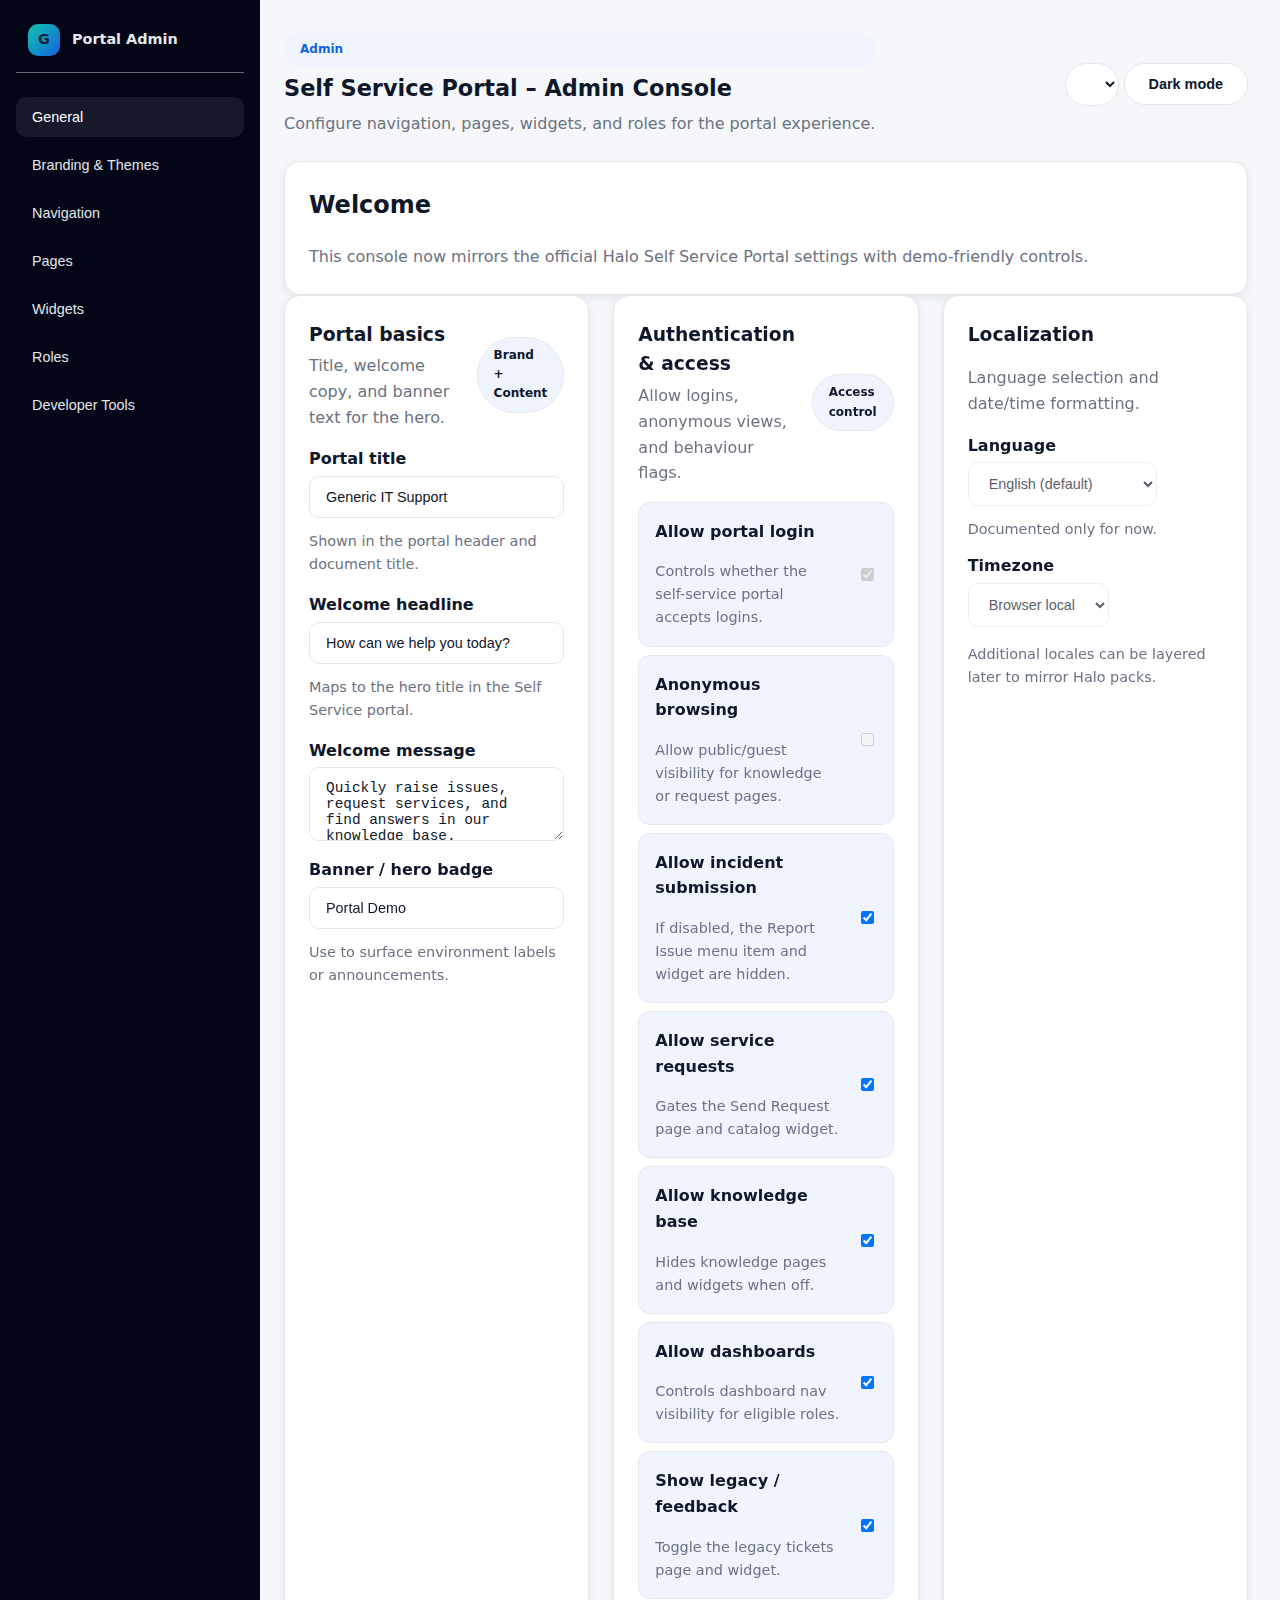
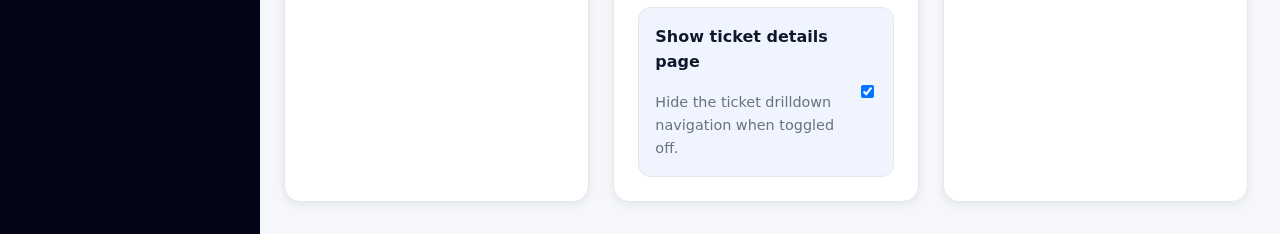
<file: admin/index.html>
<!DOCTYPE html>
<html lang="en" data-theme="light">
<head>
  <meta charset="UTF-8" />
  <title>Halo Portal UX Demo – Admin Console</title>
  <meta name="viewport" content="width=device-width, initial-scale=1" />
  <link rel="icon" href="../assets/favicon.svg" type="image/svg+xml" />
  <link rel="stylesheet" href="../assets/css/base.css" />
</head>
<body class="admin-layout">
  <aside id="admin-sidebar" class="admin-sidebar">
    <div class="admin-sidebar__brand">
      <span class="brand-mark">G</span>
      <span class="brand-name">Portal Admin</span>
    </div>
    <nav class="admin-sidebar__nav">
      <button class="admin-nav-item admin-nav-item--active" data-section="general">General</button>
      <button class="admin-nav-item" data-section="branding">Branding & Themes</button>
      <button class="admin-nav-item" data-section="navigation">Navigation</button>
      <button class="admin-nav-item" data-section="pages">Pages</button>
      <button class="admin-nav-item" data-section="widgets">Widgets</button>
      <button class="admin-nav-item" data-section="roles">Roles</button>
      <button class="admin-nav-item" data-section="devtools">Developer Tools</button>
    </nav>
  </aside>
  <div id="admin-backdrop" class="admin-backdrop" aria-hidden="true"></div>

  <div class="admin-main">
    <header class="admin-main__header">
      <div class="stack" style="gap: 0.25rem;">
        <span class="badge">Admin</span>
        <h1>Self Service Portal – Admin Console</h1>
        <p class="muted" style="margin: 0;">Configure navigation, pages, widgets, and roles for the portal experience.</p>
      </div>
      <div class="admin-main__actions">
        <button
          id="sidebar-toggle"
          class="icon-button sidebar-toggle"
          aria-controls="admin-sidebar"
          aria-expanded="false"
        >
          Menu
        </button>
        <select id="admin-role-select" class="role-select" aria-label="Preview portal as role"></select>
        <button id="admin-theme-toggle" data-role="theme-toggle" class="btn btn-secondary">Dark mode</button>
      </div>
    </header>

    <section id="admin-section-general" class="admin-section admin-section--active stack">
      <div class="card">
        <h2 style="margin-top: 0;">Welcome</h2>
        <p class="muted">This console now mirrors the official Halo Self Service Portal settings with demo-friendly controls.</p>
      </div>
      <div class="admin-panels">
        <div class="card stack">
          <div class="section-header">
            <div class="stack" style="gap: 4px;">
              <h3 style="margin: 0;">Portal basics</h3>
              <p class="muted" style="margin: 0;">Title, welcome copy, and banner text for the hero.</p>
            </div>
            <span class="pill">Brand + Content</span>
          </div>
          <label class="stack" style="gap: 0.25rem;">
            <span class="list-row__title">Portal title</span>
            <input id="portal-title-input" type="text" class="text-input" placeholder="Generic IT Support" />
            <span class="helper-text">Shown in the portal header and document title.</span>
          </label>
          <label class="stack" style="gap: 0.25rem;">
            <span class="list-row__title">Welcome headline</span>
            <input id="portal-headline-input" type="text" class="text-input" placeholder="How can we help you today?" />
            <span class="helper-text">Maps to the hero title in the Self Service portal.</span>
          </label>
          <label class="stack" style="gap: 0.25rem;">
            <span class="list-row__title">Welcome message</span>
            <textarea id="portal-message-input" class="text-input" rows="3" placeholder="Quickly raise issues, request services, and find answers."></textarea>
          </label>
          <label class="stack" style="gap: 0.25rem;">
            <span class="list-row__title">Banner / hero badge</span>
            <input id="portal-banner-input" type="text" class="text-input" placeholder="Portal Demo" />
            <span class="helper-text">Use to surface environment labels or announcements.</span>
          </label>
        </div>
        <div class="card stack">
          <div class="section-header">
            <div class="stack" style="gap: 4px;">
              <h3 style="margin: 0;">Authentication & access</h3>
              <p class="muted" style="margin: 0;">Allow logins, anonymous views, and behaviour flags.</p>
            </div>
            <span class="pill">Access control</span>
          </div>
          <div id="auth-settings" class="stack" style="gap: 0.5rem;"></div>
        </div>
        <div class="card stack">
          <h3 style="margin: 0;">Localization</h3>
          <p class="muted" style="margin: 0;">Language selection and date/time formatting.</p>
          <div class="inline" style="flex-wrap: wrap; gap: 0.75rem;">
            <label class="stack" style="gap: 0.25rem;">
              <span class="list-row__title">Language</span>
              <select class="text-input" disabled>
                <option>English (default)</option>
              </select>
              <span class="helper-text">Documented only for now.</span>
            </label>
            <label class="stack" style="gap: 0.25rem;">
              <span class="list-row__title">Timezone</span>
              <select class="text-input" disabled>
                <option>Browser local</option>
              </select>
            </label>
          </div>
          <p class="helper-text">Additional locales can be layered later to mirror Halo packs.</p>
        </div>
      </div>
    </section>

    <section id="admin-section-branding" class="admin-section stack">
      <div class="card stack">
        <div class="section-header">
          <div class="stack" style="gap: 4px;">
            <h2 style="margin: 0;">Branding & Themes</h2>
            <p class="muted" style="margin: 0;">Manage logos, brand colours, and favicons.</p>
          </div>
          <span class="pill">Identity</span>
        </div>
        <div class="inline" style="flex-wrap: wrap; gap: 0.75rem;">
          <label class="stack" style="gap: 0.25rem;">
            <span class="list-row__title">Logo initials</span>
            <input id="logo-text-input" type="text" class="text-input" placeholder="G" />
            <span class="helper-text">Fallback mark when no image is provided.</span>
          </label>
          <label class="stack" style="gap: 0.25rem;">
            <span class="list-row__title">Logo image URL</span>
            <input id="logo-url-input" type="text" class="text-input" placeholder="https://example.com/logo.svg" />
            <span class="helper-text">Optional; uses initials if empty.</span>
          </label>
        </div>
        <div class="stack" style="gap: 0.75rem;">
          <div class="list-row__title">Brand colours</div>
          <div class="inline" style="gap: 1rem; flex-wrap: wrap;">
            <label class="stack" style="gap: 0.25rem;">
              <span class="muted">Primary</span>
              <input id="primary-color-input" type="color" class="color-input" />
            </label>
            <label class="stack" style="gap: 0.25rem;">
              <span class="muted">Accent</span>
              <input id="accent-color-input" type="color" class="color-input" />
            </label>
            <label class="stack" style="gap: 0.25rem;">
              <span class="muted">Header</span>
              <input id="header-color-input" type="color" class="color-input" />
            </label>
          </div>
          <p class="helper-text">These map to Halo's brand colour, accent, and header background settings.</p>
        </div>
        <div class="stack" style="gap: 0.5rem;">
          <div class="list-row__title">Assets</div>
          <p class="helper-text" style="margin: 0;">Favicon and custom CSS/JS are documented placeholders for now.</p>
          <div class="pill pill--ghost">Favicon upload (documented)</div>
          <div class="pill pill--ghost">Custom CSS / JS (documented)</div>
        </div>
      </div>
    </section>

    <section id="admin-section-navigation" class="admin-section stack">
      <div class="card stack">
        <div class="section-header">
          <div class="stack" style="gap: 4px;">
            <h2 style="margin: 0;">Navigation</h2>
            <p class="muted" style="margin: 0;">Control portal menus, ordering, and visibility.</p>
          </div>
          <span class="pill">Phase 4 – navigation manager</span>
        </div>
        <div id="nav-manager-list" class="list-stack"></div>
        <p class="helper-text">Use the arrows to reprioritize navigation without drag-and-drop.</p>
      </div>
      <div class="card stack">
        <div class="section-header">
          <div class="stack" style="gap: 4px;">
            <h3 style="margin: 0;">Menu buttons & behaviour</h3>
            <p class="muted" style="margin: 0;">Toggle built-in menu items and add custom buttons.</p>
          </div>
          <span class="pill">Visibility + order</span>
        </div>
        <div id="nav-toggle-panel" class="list-stack"></div>
        <div class="divider"></div>
        <div id="custom-nav-panel" class="stack" style="gap: 0.5rem;"></div>
      </div>
      <div class="card stack">
        <h3 style="margin: 0;">Visibility presets</h3>
        <p class="muted" style="margin: 0;">Future phases will let you scope items by role or audience.</p>
        <div class="inline" style="flex-wrap: wrap; gap: 0.5rem;">
          <span class="pill">All roles</span>
          <span class="pill">Signed-in</span>
          <span class="pill">IT / Managers</span>
          <span class="pill">Targeted hubs</span>
        </div>
      </div>
    </section>

    <section id="admin-section-pages" class="admin-section stack">
      <div class="card stack">
        <div class="section-header">
          <div class="stack" style="gap: 4px;">
            <h2 style="margin: 0;">Pages & Layouts</h2>
            <p class="muted" style="margin: 0;">Browse portal pages, add new ones, and open their layouts.</p>
          </div>
          <button id="add-page-btn" class="btn btn-primary">Add custom page</button>
        </div>
        <div id="page-list" class="list-stack"></div>
      </div>

      <div class="card stack">
        <div class="section-header">
          <div class="stack" style="gap: 4px;">
            <h3 style="margin: 0;">Page layout editor</h3>
            <p class="muted" style="margin: 0;">Add or remove widgets inside rows and columns.</p>
          </div>
          <select id="layout-page-select" aria-label="Choose page to edit"></select>
        </div>
        <div id="layout-summary" class="stack" style="gap: 0.5rem;"></div>
        <div id="layout-toolbar" class="stack"></div>
        <div class="layout-editor-grid">
          <div id="layout-canvas" class="stack" style="gap: var(--space-8);"></div>
          <aside id="layout-inspector" class="card stack" style="gap: 0.75rem;"></aside>
        </div>
      </div>
    </section>

    <section id="admin-section-widgets" class="admin-section stack">
      <div class="card stack">
        <div class="section-header">
          <div class="stack" style="gap: 4px;">
            <h2 style="margin: 0;">Widgets</h2>
            <p class="muted" style="margin: 0;">Browse the widget library and configure role visibility.</p>
          </div>
          <span class="pill">Role-aware controls</span>
        </div>
        <div id="widget-visibility-table" class="list-stack"></div>
        <p class="helper-text">Unchecking a role hides that widget on portal pages for the selected audience.</p>
      </div>

      <div class="card stack">
        <div class="section-header">
          <div class="stack" style="gap: 4px;">
            <h3 style="margin: 0;">DNS Manager</h3>
            <p class="muted" style="margin: 0;">Configure provider details and who can access DNS management.</p>
          </div>
          <span class="pill">Custom widget</span>
        </div>
        <div id="dns-config" class="stack" style="gap: 0.75rem;"></div>
      </div>

      <div class="card stack">
        <div class="section-header">
          <div class="stack" style="gap: 4px;">
            <h3 style="margin: 0;">My Tickets overrides</h3>
            <p class="muted" style="margin: 0;">Choose which columns each role sees in the My Tickets widget.</p>
          </div>
          <span class="pill">Role presets</span>
        </div>
        <div id="ticket-role-overrides" class="list-stack"></div>
      </div>
    </section>

    <section id="admin-section-roles" class="admin-section stack">
      <div class="card stack">
        <div class="section-header">
          <div class="stack" style="gap: 4px;">
            <h2 style="margin: 0;">Roles & Visibility</h2>
            <p class="muted" style="margin: 0;">Preview audiences and the experience they receive.</p>
          </div>
          <span class="pill">Preview as role</span>
        </div>
        <div id="role-catalog" class="list-stack"></div>
        <p class="helper-text">Role selection updates navigation, page layouts, and My Tickets configurations across the demo.</p>
      </div>
    </section>

    <section id="admin-section-devtools" class="admin-section stack">
      <div class="card">
        <h2 style="margin-top: 0;">Developer Tools</h2>
        <p class="muted">Custom CSS/JS and SDK hooks for advanced teams.</p>
        <p class="helper-text">Details will be fleshed out in later phases.</p>
      </div>
    </section>
  </div>

  <script src="../assets/js/layouts.js"></script>
  <script src="../assets/js/widgets.js"></script>
  <script src="../assets/js/admin-console.js"></script>
  <script src="../assets/js/app.js"></script>
  <script>
    if (window.initAdmin) {
      window.initAdmin();
    }
  </script>
</body>
</html>
</file>
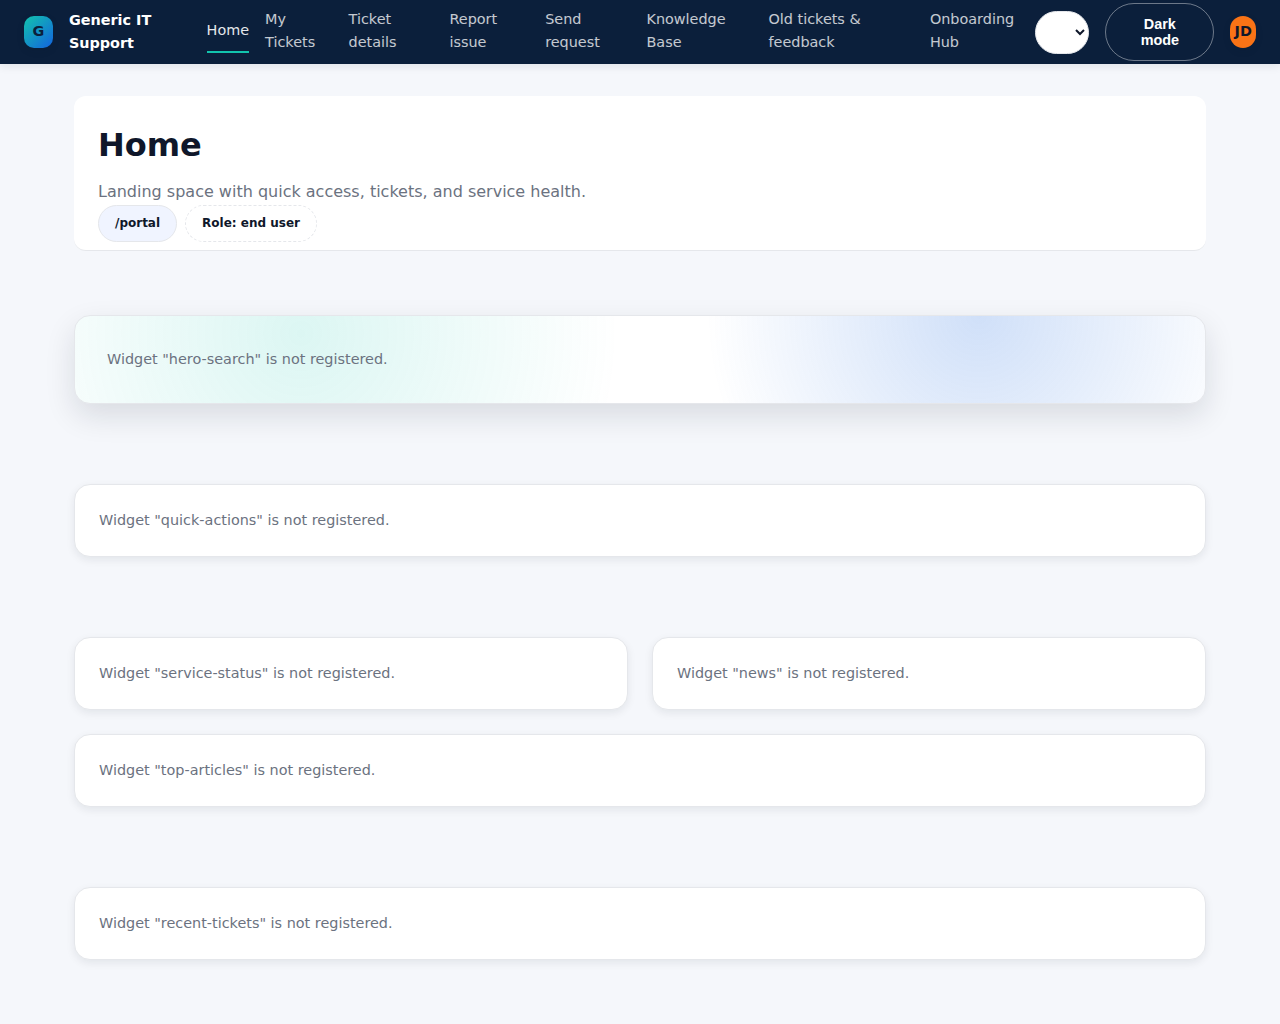
<file: portal/index.html>
<!DOCTYPE html>
<html lang="en" data-theme="light">
<head>
  <meta charset="UTF-8" />
  <title>Halo Portal UX Demo – Customer Portal</title>
  <meta name="viewport" content="width=device-width, initial-scale=1" />
  <link rel="icon" href="../assets/favicon.svg" type="image/svg+xml" />
  <link rel="stylesheet" href="../assets/css/base.css" />
</head>
<body>
  <header class="app-header">
    <div class="app-header__brand">
      <span class="brand-mark">G</span>
      <span class="brand-name">Generic IT Support</span>
    </div>
    <nav id="portal-nav" class="app-header__nav"></nav>
    <div class="app-header__actions">
      <select id="role-select" class="role-select" aria-label="Preview as role"></select>
      <button id="theme-toggle" data-role="theme-toggle" class="btn btn-ghost">Dark mode</button>
      <div class="avatar-pill">
        <span class="avatar-pill__initials">JD</span>
      </div>
    </div>
  </header>

  <main class="app-main">
    <div id="portal-content" class="container stack"></div>
  </main>

  <script src="../assets/js/layouts.js"></script>
  <script src="../assets/js/widgets.js"></script>
  <script src="../assets/js/app.js"></script>
  <script>
    if (window.initPortal) {
      window.initPortal();
    }
  </script>
</body>
</html>
</file>
<file: assets/css/base.css>
/* Base styles for HaloPSA UX demo */

:root {
  /* Colors */
  --color-bg: #f5f7fb;
  --color-surface: #ffffff;
  --color-surface-muted: #f0f4ff;
  --color-border-subtle: #e5e7eb;
  --color-border-contrast: rgba(255, 255, 255, 0.4);
  --color-text-main: #0f172a;
  --color-text-muted: #6b7280;
  --color-header-bg: #0b1f3b;
  --color-header-text: #ffffff;
  --color-header-text-muted: #e5e7eb;
  --color-sidebar-bg: #020617;
  --color-sidebar-text: #e5e7eb;
  --color-sidebar-muted: rgba(148, 163, 184, 0.8);
  --color-primary: #1363df;
  --color-primary-transparent: rgba(19, 99, 223, 0.2);
  --color-accent: #12c4ad;
  --color-warn: #f97316;

  /* Typography */
  --font-body: "Inter", system-ui, -apple-system, BlinkMacSystemFont, "Segoe UI", sans-serif;
  --text-xs: 0.75rem;
  --text-sm: 0.9rem;
  --text-base: 1rem;
  --text-lg: 1.2rem;
  --text-xl: 1.4rem;

  /* Sizing */
  --header-height: 64px;
  --sidebar-width: 260px;
  --container-width: 1180px;

  /* Spacing */
  --space-2: 0.25rem;
  --space-4: 0.5rem;
  --space-6: 0.75rem;
  --space-8: 1rem;
  --space-12: 1.5rem;
  --space-16: 2rem;

  /* Effects */
  --radius-pill: 999px;
  --radius-card: 16px;
  --shadow-soft: 0 12px 30px rgba(15, 23, 42, 0.12);
  --shadow-light: 0 3px 8px rgba(15, 23, 42, 0.08);
}

/* Theme modifiers */
[data-theme="dark"] {
  --color-bg: #0b1220;
  --color-surface: #0f172a;
  --color-surface-muted: #111827;
  --color-border-subtle: #1f2937;
  --color-border-contrast: rgba(255, 255, 255, 0.16);
  --color-text-main: #e5e7eb;
  --color-text-muted: #94a3b8;
  --color-header-bg: #0b1220;
  --color-header-text: #e5e7eb;
  --color-header-text-muted: #cbd5e1;
  --color-sidebar-bg: #0b1220;
  --color-sidebar-text: #e2e8f0;
  --color-sidebar-muted: #94a3b8;
  --shadow-soft: 0 16px 40px rgba(0, 0, 0, 0.35);
  --shadow-light: 0 6px 18px rgba(0, 0, 0, 0.28);
}

:root.theme-transition,
:root.theme-transition * {
  transition: background-color 220ms ease, color 220ms ease, border-color 220ms ease,
    box-shadow 220ms ease;
}

/* Resets */
* {
  box-sizing: border-box;
}

html,
body {
  margin: 0;
  padding: 0;
  font-family: var(--font-body);
  background: var(--color-bg);
  color: var(--color-text-main);
  line-height: 1.6;
}

a {
  color: inherit;
}

img {
  max-width: 100%;
}

/* Layout helpers */
.container {
  max-width: var(--container-width);
  margin: 0 auto;
  padding: 0 var(--space-12);
}

.stack {
  display: flex;
  flex-direction: column;
  gap: var(--space-8);
}

.inline {
  display: flex;
  align-items: center;
  gap: var(--space-6);
}

.page-section {
  padding: var(--space-16) 0;
}

.page-header {
  padding: var(--space-12) var(--space-12) var(--space-4);
  border-bottom: 1px solid var(--color-border-subtle);
  margin-bottom: var(--space-8);
  background: var(--color-surface);
  border-radius: 12px;
}

.page-header__title {
  display: flex;
  flex-direction: column;
  gap: var(--space-4);
}

.muted {
  color: var(--color-text-muted);
}

/* Buttons */
.btn {
  border: none;
  border-radius: var(--radius-pill);
  padding: var(--space-6) var(--space-12);
  font-size: var(--text-sm);
  font-weight: 600;
  cursor: pointer;
  transition: transform 120ms ease, box-shadow 120ms ease, background-color 120ms ease;
}

.btn:hover {
  transform: translateY(-1px);
  box-shadow: var(--shadow-light);
}

.btn-primary {
  background: linear-gradient(135deg, var(--color-primary), #0f46a3);
  color: #ffffff;
}

.btn-secondary {
  background: var(--color-surface);
  border: 1px solid var(--color-border-subtle);
  color: var(--color-text-main);
}

.btn-ghost {
  background: transparent;
  color: inherit;
  border: 1px solid var(--color-border-contrast);
}

.icon-button {
  border: 1px solid var(--color-border-subtle);
  background: var(--color-surface);
  color: var(--color-text-main);
  padding: var(--space-6) var(--space-8);
  border-radius: 12px;
  font-weight: 700;
  cursor: pointer;
  display: inline-flex;
  align-items: center;
  gap: var(--space-4);
  transition: transform 160ms ease, box-shadow 160ms ease, border-color 160ms ease;
}

.icon-button:hover {
  transform: translateY(-1px);
  border-color: var(--color-primary);
  box-shadow: var(--shadow-light);
}

.nav-toggle,
.sidebar-toggle {
  display: none;
}

.role-select {
  border: 1px solid var(--color-border-subtle);
  border-radius: var(--radius-pill);
  padding: var(--space-6) var(--space-8);
  background: var(--color-surface);
  color: var(--color-text-main);
  font-weight: 600;
}

.text-input {
  width: 100%;
  border: 1px solid var(--color-border-subtle);
  border-radius: 10px;
  padding: var(--space-6) var(--space-8);
  background: var(--color-surface);
  color: var(--color-text-main);
  font-size: var(--text-sm);
}

.text-input:focus {
  outline: 2px solid var(--color-primary);
  outline-offset: 1px;
}

.color-input {
  width: 100%;
  min-width: 160px;
  height: 44px;
  padding: 4px;
  border-radius: 10px;
  border: 1px solid var(--color-border-subtle);
  background: var(--color-surface);
}

/* Cards */
.card {
  background: var(--color-surface);
  border-radius: var(--radius-card);
  box-shadow: var(--shadow-light);
  padding: var(--space-12);
  border: 1px solid var(--color-border-subtle);
  transition: transform 180ms ease, box-shadow 180ms ease, border-color 180ms ease;
}

.divider {
  border-top: 1px solid var(--color-border-subtle);
  margin: var(--space-8) 0;
}

.card h3 {
  margin-top: 0;
  margin-bottom: var(--space-6);
}

.card p {
  margin: 0;
}

.card:hover,
.card:focus-within {
  transform: translateY(-2px);
  box-shadow: var(--shadow-soft);
  border-color: rgba(19, 99, 223, 0.15);
}

.card-grid {
  display: grid;
  grid-template-columns: repeat(auto-fit, minmax(240px, 1fr));
  gap: var(--space-12);
}

.badge {
  display: inline-flex;
  align-items: center;
  gap: var(--space-4);
  border-radius: var(--radius-pill);
  padding: var(--space-4) var(--space-8);
  font-size: var(--text-xs);
  background: var(--color-surface-muted);
  color: var(--color-primary);
  font-weight: 600;
}

/* Header (portal) */
.app-header {
  height: var(--header-height);
  display: flex;
  align-items: center;
  justify-content: space-between;
  padding: 0 var(--space-12);
  background: var(--color-header-bg);
  color: var(--color-header-text);
  box-shadow: var(--shadow-light);
}

.app-header__brand,
.app-header__nav,
.app-header__actions {
  display: flex;
  align-items: center;
  gap: var(--space-8);
}

.nav-link {
  color: var(--color-header-text-muted);
  font-size: var(--text-sm);
  text-decoration: none;
  opacity: 0.85;
  padding: var(--space-4) 0;
  border-bottom: 2px solid transparent;
}

.nav-link:hover,
.nav-link:focus {
  opacity: 1;
}

.nav-link--active {
  opacity: 1;
  border-bottom-color: var(--color-accent);
}

.brand-mark {
  width: 32px;
  height: 32px;
  border-radius: 10px;
  background: linear-gradient(135deg, var(--color-accent), var(--color-primary));
  display: inline-flex;
  align-items: center;
  justify-content: center;
  font-weight: 700;
  font-size: var(--text-sm);
  color: var(--color-header-bg);
  box-shadow: var(--shadow-light);
}

.brand-mark--image {
  background: var(--color-surface);
  border: 1px solid var(--color-border-subtle);
  color: transparent;
  box-shadow: none;
}

.brand-name {
  font-weight: 700;
  font-size: var(--text-sm);
}

.avatar-pill {
  width: 32px;
  height: 32px;
  border-radius: var(--radius-pill);
  display: inline-flex;
  align-items: center;
  justify-content: center;
  background: var(--color-warn);
  color: var(--color-text-main);
  font-size: var(--text-sm);
  font-weight: 700;
  box-shadow: var(--shadow-light);
}

/* Portal layout */
.app-main {
  padding: var(--space-16) 0;
}

.portal-row {
  display: flex;
  flex-wrap: wrap;
  gap: var(--space-12);
}

.portal-col {
  display: flex;
  flex-direction: column;
  gap: var(--space-8);
  flex: 1;
  min-width: 260px;
}

.hero {
  background: radial-gradient(circle at 20% 20%, rgba(18, 196, 173, 0.15), transparent 35%),
    radial-gradient(circle at 80% 0%, rgba(19, 99, 223, 0.2), transparent 30%),
    var(--color-surface);
  border-radius: var(--radius-card);
  box-shadow: var(--shadow-soft);
  padding: var(--space-16);
  border: 1px solid var(--color-border-subtle);
}

.hero h1 {
  margin: 0 0 var(--space-6);
  font-size: 2rem;
}

.hero p {
  margin: 0 0 var(--space-12);
  color: var(--color-text-muted);
}

.search-bar {
  display: flex;
  gap: var(--space-6);
  align-items: center;
  background: var(--color-surface);
  border-radius: var(--radius-pill);
  border: 1px solid var(--color-border-subtle);
  padding: var(--space-6) var(--space-8);
  box-shadow: inset 0 1px 0 rgba(255, 255, 255, 0.6);
}

.search-bar input {
  flex: 1;
  border: none;
  outline: none;
  font-size: var(--text-base);
  background: transparent;
}

.quick-actions .card {
  display: flex;
  flex-direction: column;
  gap: var(--space-6);
}

.quick-actions .card .action-title {
  font-weight: 700;
}

/* Widget helpers */
.widget-header {
  display: flex;
  align-items: center;
  justify-content: space-between;
  gap: var(--space-8);
  margin-bottom: var(--space-6);
}

.widget {
  animation: fadeInUp 240ms ease;
}

.simple-list {
  list-style: none;
  padding: 0;
  margin: 0;
  display: flex;
  flex-direction: column;
  gap: var(--space-6);
}

.simple-list__item {
  display: flex;
  align-items: center;
  justify-content: space-between;
  gap: var(--space-8);
  padding: var(--space-6) 0;
  border-bottom: 1px solid var(--color-border-subtle);
}

.simple-list__item:last-child {
  border-bottom: none;
  padding-bottom: 0;
}

.simple-list__title {
  font-weight: 600;
}

.simple-list__meta {
  color: var(--color-text-muted);
  font-size: var(--text-sm);
}

.pill {
  display: inline-flex;
  align-items: center;
  gap: var(--space-4);
  padding: var(--space-4) var(--space-8);
  border-radius: var(--radius-pill);
  border: 1px solid var(--color-border-subtle);
  background: var(--color-surface-muted);
  font-weight: 700;
  font-size: var(--text-xs);
}

.pill--ghost {
  background: transparent;
  border-style: dashed;
}

.pill--active {
  border-color: var(--color-primary);
  color: var(--color-primary);
  background: rgba(19, 99, 223, 0.08);
}

.pill-group {
  display: flex;
  flex-wrap: wrap;
  gap: var(--space-4);
}

.btn-compact {
  padding: var(--space-4) var(--space-8);
  font-size: var(--text-xs);
}

.checkbox {
  display: inline-flex;
  align-items: center;
  gap: var(--space-4);
  font-weight: 600;
}

.checkbox input[type="checkbox"] {
  accent-color: var(--color-primary);
}

.status-pill {
  display: inline-flex;
  align-items: center;
  gap: var(--space-4);
  padding: var(--space-4) var(--space-8);
  border-radius: var(--radius-pill);
  border: 1px solid var(--color-border-subtle);
  background: var(--color-surface-muted);
  font-weight: 700;
  font-size: var(--text-xs);
}

.status-pill__dot {
  width: 8px;
  height: 8px;
  border-radius: 50%;
  background: var(--color-text-muted);
  display: inline-flex;
}

.status-pill--success {
  color: var(--color-accent);
  border-color: rgba(18, 196, 173, 0.35);
}

.status-pill--warn {
  color: var(--color-warn);
  border-color: rgba(249, 115, 22, 0.3);
}

.status-pill--info {
  color: var(--color-primary);
  border-color: rgba(19, 99, 223, 0.3);
}

.status-list {
  display: flex;
  flex-direction: column;
  gap: var(--space-6);
}

.status-row {
  display: flex;
  align-items: center;
  justify-content: space-between;
}

.timeline {
  display: flex;
  flex-direction: column;
  gap: var(--space-6);
}

.timeline__row {
  display: flex;
  gap: var(--space-6);
  align-items: flex-start;
}

.timeline__body {
  display: flex;
  flex-direction: column;
  gap: var(--space-4);
}

.timeline__title {
  font-weight: 700;
}

.ticket-list {
  display: flex;
  flex-direction: column;
  gap: var(--space-6);
}

.ticket-table {
  border: 1px solid var(--color-border-subtle);
  border-radius: 12px;
  overflow: hidden;
  background: var(--color-surface);
}

.ticket-table__row {
  display: grid;
  grid-template-columns: repeat(auto-fit, minmax(120px, 1fr));
  gap: var(--space-6);
  padding: var(--space-6) var(--space-8);
  border-bottom: 1px solid var(--color-border-subtle);
}

.ticket-table__row:last-child {
  border-bottom: none;
}

.ticket-table__row--head {
  background: var(--color-surface-muted);
  font-weight: 700;
}

.ticket-table__cell {
  font-size: var(--text-sm);
}

.ticket-row {
  display: flex;
  align-items: center;
  justify-content: space-between;
  gap: var(--space-8);
  padding: var(--space-8);
  border-radius: var(--radius-card);
  border: 1px solid var(--color-border-subtle);
  background: var(--color-surface);
}

.ticket-row__main {
  display: flex;
  align-items: center;
  gap: var(--space-6);
}

.ticket-row__summary {
  font-weight: 600;
}

.ticket-row__meta {
  display: flex;
  align-items: center;
  gap: var(--space-6);
}

/* Admin layout */
.admin-layout {
  display: flex;
  min-height: 100vh;
  background: var(--color-bg);
}

.admin-sidebar {
  width: var(--sidebar-width);
  background: var(--color-sidebar-bg);
  color: var(--color-sidebar-text);
  padding: var(--space-12) var(--space-8);
  display: flex;
  flex-direction: column;
  gap: var(--space-12);
}

.admin-sidebar__brand {
  display: flex;
  align-items: center;
  gap: var(--space-6);
  padding: 0 var(--space-6) var(--space-8);
  border-bottom: 1px solid var(--color-border-contrast);
  font-weight: 700;
}

.admin-sidebar__nav {
  display: flex;
  flex-direction: column;
  gap: var(--space-4);
}

.admin-nav-item {
  border: none;
  text-align: left;
  padding: var(--space-6) var(--space-8);
  background: transparent;
  color: var(--color-sidebar-text);
  border-radius: 10px;
  font-size: var(--text-sm);
  cursor: pointer;
  transition: background-color 120ms ease, color 120ms ease;
}

.admin-nav-item--active,
.admin-nav-item:hover {
  background: rgba(255, 255, 255, 0.08);
  color: var(--color-header-text);
}

.admin-main {
  flex: 1;
  padding: var(--space-16) var(--space-16) var(--space-16) var(--space-12);
  display: flex;
  flex-direction: column;
  gap: var(--space-12);
}

.admin-backdrop {
  display: none;
}

.admin-main__header {
  display: flex;
  align-items: center;
  justify-content: space-between;
  gap: var(--space-8);
}

.admin-main__header h1 {
  margin: 0;
  font-size: var(--text-xl);
}

.admin-section {
  display: none;
  flex: 1;
}

.admin-section--active {
  display: block;
}

.admin-panels {
  display: grid;
  grid-template-columns: repeat(auto-fit, minmax(260px, 1fr));
  gap: var(--space-12);
}

.helper-text {
  margin-top: var(--space-4);
  color: var(--color-text-muted);
  font-size: var(--text-sm);
}

/* Admin utilities */
.section-header {
  display: flex;
  align-items: center;
  justify-content: space-between;
  gap: var(--space-8);
}

.list-stack {
  display: flex;
  flex-direction: column;
  gap: var(--space-6);
}

.list-row {
  display: flex;
  align-items: center;
  justify-content: space-between;
  gap: var(--space-8);
  padding: var(--space-8);
  border: 1px solid var(--color-border-subtle);
  border-radius: 12px;
  background: var(--color-surface-muted);
}

.list-row__main {
  display: flex;
  flex-direction: column;
  gap: var(--space-4);
}

.list-row__title {
  font-weight: 700;
}

.list-row__meta {
  color: var(--color-text-muted);
  font-size: var(--text-sm);
}

.list-row__actions {
  display: flex;
  align-items: center;
  gap: var(--space-4);
}

.btn-icon {
  padding: var(--space-4) var(--space-6);
  border-radius: 10px;
  min-width: 36px;
}

.btn-compact {
  padding: var(--space-4) var(--space-8);
  font-size: var(--text-xs);
}

.layout-row {
  border: 1px solid var(--color-border-subtle);
  border-radius: 12px;
  background: var(--color-surface);
  box-shadow: var(--shadow-light);
  padding: var(--space-8);
  display: flex;
  flex-direction: column;
  gap: var(--space-6);
}

.layout-row--selected {
  border-color: var(--color-primary);
  box-shadow: 0 0 0 2px var(--color-primary-transparent), var(--shadow-light);
}

.layout-row__label {
  font-weight: 700;
}

.layout-row__header {
  display: flex;
  justify-content: space-between;
  align-items: center;
  gap: var(--space-6);
  flex-wrap: wrap;
}

.layout-row__columns {
  display: flex;
  gap: var(--space-6);
  flex-wrap: wrap;
}

.layout-col {
  border: 1px dashed var(--color-border-subtle);
  border-radius: 12px;
  padding: var(--space-6);
  background: var(--color-surface-muted);
  display: flex;
  flex-direction: column;
  gap: var(--space-6);
  flex-grow: 1;
}

.layout-col__controls {
  border-top: 1px dashed var(--color-border-subtle);
  padding-top: var(--space-4);
}

.layout-col__header {
  font-weight: 600;
  font-size: var(--text-sm);
}

.layout-col__body {
  display: flex;
  flex-wrap: wrap;
  gap: var(--space-6);
}

.layout-col__empty {
  padding: var(--space-4) 0;
}

.widget-chip {
  display: inline-flex;
  align-items: center;
  gap: var(--space-4);
  padding: var(--space-4) var(--space-8);
  border-radius: var(--radius-pill);
  background: var(--color-surface);
  border: 1px solid var(--color-border-subtle);
  box-shadow: var(--shadow-light);
  font-weight: 600;
}

.widget-chip--selected {
  border-color: var(--color-primary);
  box-shadow: 0 0 0 2px var(--color-primary-transparent), var(--shadow-light);
}

.widget-chip--muted {
  opacity: 0.75;
}

.layout-editor-grid {
  display: grid;
  grid-template-columns: 2fr 1fr;
  gap: var(--space-8);
  align-items: start;
}

.layout-palette {
  display: flex;
  flex-wrap: wrap;
  gap: var(--space-4);
}

.layout-preset {
  border: 1px solid var(--color-border-subtle);
  background: var(--color-surface-muted);
  padding: var(--space-4) var(--space-6);
  border-radius: 10px;
  display: flex;
  flex-direction: column;
  gap: var(--space-3);
  cursor: pointer;
}

.layout-preset__label {
  font-weight: 600;
  font-size: var(--text-sm);
}

.layout-preset__preview {
  display: flex;
  gap: 4px;
}

.layout-preset__preview span {
  background: var(--color-surface);
  border: 1px dashed var(--color-border-subtle);
  padding: 6px;
  text-align: center;
  border-radius: 8px;
  font-size: var(--text-xs);
  flex-grow: 1;
}

@media (max-width: 1024px) {
  .layout-editor-grid {
    grid-template-columns: 1fr;
  }
}

.dns-manager {
  display: flex;
  flex-direction: column;
  gap: var(--space-8);
}

.dns-layout {
  display: flex;
  gap: var(--space-8);
  flex-wrap: wrap;
}

.dns-domains {
  min-width: 240px;
  background: var(--color-surface-muted);
  border: 1px solid var(--color-border-subtle);
  border-radius: 12px;
  padding: var(--space-8);
}

.dns-domains__header {
  font-weight: 700;
  margin-bottom: var(--space-6);
}

.dns-domain-list {
  display: flex;
  flex-direction: column;
  gap: var(--space-4);
}

.dns-domain {
  border: 1px solid var(--color-border-subtle);
  border-radius: 10px;
  padding: var(--space-6);
  background: var(--color-surface);
  cursor: pointer;
  text-align: left;
  font-weight: 600;
  transition: border-color 120ms ease, box-shadow 120ms ease;
}

.dns-domain:hover {
  border-color: var(--color-primary);
}

.dns-domain--active {
  border-color: var(--color-primary);
  box-shadow: var(--shadow-light);
}

.dns-detail__wrapper {
  flex: 1;
  min-width: 320px;
}

.dns-detail {
  border: 1px solid var(--color-border-subtle);
  border-radius: 12px;
  background: var(--color-surface);
  padding: var(--space-8);
  box-shadow: var(--shadow-light);
}

.dns-detail__header {
  display: flex;
  align-items: center;
  justify-content: space-between;
  gap: var(--space-6);
}

.dns-records {
  margin-top: var(--space-6);
  border: 1px solid var(--color-border-subtle);
  border-radius: 10px;
  overflow: hidden;
}

.dns-record {
  display: grid;
  grid-template-columns: 80px 120px 1fr 80px;
  gap: var(--space-4);
  padding: var(--space-6);
  border-bottom: 1px solid var(--color-border-subtle);
}

.dns-record:last-child {
  border-bottom: none;
}

.dns-record--head {
  background: var(--color-surface-muted);
  font-weight: 700;
}

.dns-record__cell {
  font-size: var(--text-sm);
  word-break: break-word;
}

/* Utility */
.small-text {
  font-size: var(--text-sm);
}

@keyframes fadeInUp {
  from {
    opacity: 0;
    transform: translateY(6px);
  }
  to {
    opacity: 1;
    transform: translateY(0);
  }
}

/* Responsive tweaks */
@media (max-width: 1180px) {
  .container {
    padding: 0 var(--space-8);
  }
}

@media (max-width: 1080px) {
  .app-header {
    flex-wrap: wrap;
    gap: var(--space-8);
    align-items: flex-start;
  }

  .app-header__brand {
    flex: 1;
  }

  .app-header__nav {
    width: 100%;
  }

  .app-header__nav--collapsible {
    display: none;
    flex-direction: column;
    gap: var(--space-4);
    padding: var(--space-8) 0;
    border-top: 1px solid var(--color-border-contrast);
  }

  body.portal-nav-open .app-header__nav--collapsible {
    display: flex;
  }

  .nav-toggle {
    display: inline-flex;
  }

  .app-header__actions {
    gap: var(--space-6);
  }

  .portal-row {
    flex-direction: column;
  }

  .admin-layout {
    flex-direction: column;
  }

  .admin-sidebar {
    position: fixed;
    inset: 0 auto 0 0;
    max-width: min(80vw, var(--sidebar-width));
    transform: translateX(-100%);
    transition: transform 200ms ease, box-shadow 200ms ease;
    z-index: 1000;
    box-shadow: var(--shadow-soft);
  }

  .admin-sidebar.is-open {
    transform: translateX(0);
  }

  .admin-backdrop {
    display: none;
    position: fixed;
    inset: 0;
    background: rgba(0, 0, 0, 0.35);
    z-index: 900;
  }

  body.admin-sidebar-open .admin-backdrop {
    display: block;
  }

  .sidebar-toggle {
    display: inline-flex;
  }

  .admin-main {
    padding: var(--space-12);
  }
}

@media (max-width: 720px) {
  .app-header__actions {
    width: 100%;
    flex-wrap: wrap;
    justify-content: flex-start;
  }

  .app-header__actions .role-select {
    min-width: 0;
    flex: 1;
  }

  .app-header__actions .btn,
  .app-header__actions .role-select {
    width: auto;
  }

  .admin-main__header {
    flex-direction: column;
    align-items: flex-start;
  }

  .admin-main__actions {
    display: flex;
    align-items: center;
    gap: var(--space-6);
  }
}
</file>
